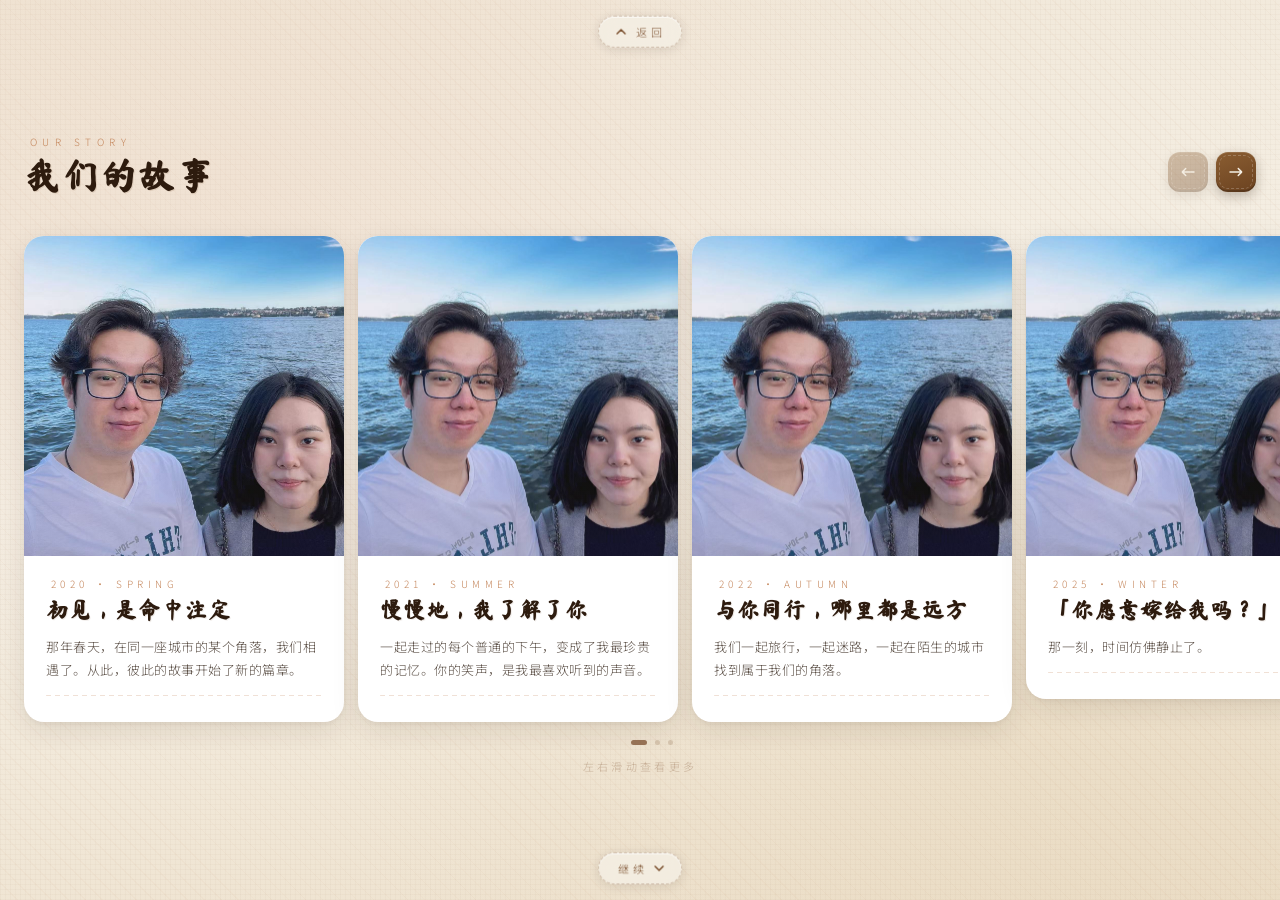
<file: card-carousel.html>
<!DOCTYPE html>
<html lang="zh-CN">
<head>
  <meta charset="UTF-8" />
  <meta name="viewport"
        content="width=device-width, initial-scale=1.0, maximum-scale=1.0,
                 user-scalable=no, viewport-fit=cover" />
  <meta name="format-detection" content="telephone=no" />
  <meta name="apple-mobile-web-app-capable" content="yes" />
  <meta name="apple-mobile-web-app-status-bar-style" content="black-translucent" />
  <title>黄啸宇 & 康越 · 我们的故事</title>

  <!-- Google Fonts -->
  <link rel="preconnect" href="https://fonts.googleapis.com" />
  <link rel="preconnect" href="https://fonts.gstatic.com" crossorigin />
  <link href="https://fonts.googleapis.com/css2?family=Ma+Shan+Zheng&family=Noto+Sans+SC:wght@100;300;400;700&display=swap" rel="stylesheet" />

  <!-- Swiper 11 -->
  <link rel="stylesheet" href="https://cdn.jsdelivr.net/npm/swiper@11/swiper-bundle.min.css" />
  <script src="https://cdn.jsdelivr.net/npm/swiper@11/swiper-bundle.min.js"></script>

  <!-- GSAP -->
  <script src="https://cdnjs.cloudflare.com/ajax/libs/gsap/3.12.5/gsap.min.js"></script>

  <style>
    /* ─── Variables (shared with video-intro) ─── */
    :root {
      --felt-cream:  #F5EFE4;
      --felt-warm:   #EDE0CB;
      --felt-blush:  #E8C4B0;
      --felt-rust:   #C4855A;
      --felt-brown:  #7A4E2D;
      --felt-dark:   #2D1B0E;
      --felt-green:  #8BAF7C;
      --felt-grey:   #5C5047;
      --safe-top:    env(safe-area-inset-top,    0px);
      --safe-bottom: env(safe-area-inset-bottom, 0px);
    }

    /* ─── Reset ─── */
    *, *::before, *::after { box-sizing: border-box; margin: 0; padding: 0; }

    html, body {
      width: 100%; min-height: 100%;
      background: var(--felt-cream);
      font-family: 'Noto Sans SC', 'STSong', sans-serif;
      -webkit-tap-highlight-color: transparent;
      -webkit-text-size-adjust: 100%;
      /* allow normal scroll on this page */
      overflow-x: hidden;
    }

    /* ─── Page wrapper ─── */
    #carousel-page {
      min-height: 100svh;
      display: flex;
      flex-direction: column;
      justify-content: center;
      padding-top:    calc(var(--safe-top)    + 0px);
      padding-bottom: calc(var(--safe-bottom) + 32px);
      position: relative;

      /* ── Light felt fabric texture ──
         Same layer structure as invitation/map pages, tuned for cream base.
         1. Horizontal thread lines  (very faint warm white)
         2. Vertical thread lines    (very faint warm white)
         3. Diagonal weave accent    (soft blush-rust, lighter than dark pages)
         4. Cream base with subtle warm-to-blush radial wash
      */
      background-color: var(--felt-cream);
      background-image:
        repeating-linear-gradient(
          0deg,
          rgba(122, 78, 45, 0.030) 0px,
          rgba(122, 78, 45, 0.030) 1px,
          transparent 1px,
          transparent 5px
        ),
        repeating-linear-gradient(
          90deg,
          rgba(122, 78, 45, 0.030) 0px,
          rgba(122, 78, 45, 0.030) 1px,
          transparent 1px,
          transparent 5px
        ),
        repeating-linear-gradient(
          45deg,
          rgba(196, 133, 90, 0.040) 0px,
          rgba(196, 133, 90, 0.040) 1px,
          transparent 1px,
          transparent 12px
        ),
        linear-gradient(
          170deg,
          #F0E6D6 0%,
          #F5EFE4 45%,
          #EDE0CB 100%
        );
    }

    /* Warm dual-radial glow (light version) */
    #carousel-page::before {
      content: '';
      position: absolute; inset: 0;
      pointer-events: none;
      background:
        radial-gradient(ellipse at 18% 22%, rgba(232, 196, 176, 0.22) 0%, transparent 52%),
        radial-gradient(ellipse at 82% 80%, rgba(201, 169, 110, 0.12) 0%, transparent 48%);
    }

    /* ════════════════════════════════
       SECTION HEADER
    ════════════════════════════════ */
    .carousel-header {
      display: flex;
      align-items: flex-end;
      justify-content: space-between;
      padding: 40px 24px 0;
      gap: 16px;
    }

    .carousel-header__titles { flex: 1; min-width: 0; }

    .carousel-eyebrow {
      font-size: 10px;
      font-weight: 300;
      letter-spacing: 0.55em;
      text-indent: 0.55em;
      color: var(--felt-rust);
      text-transform: uppercase;
      margin-bottom: 6px;
    }

    .carousel-title {
      font-family: 'Ma Shan Zheng', cursive;
      font-size: clamp(26px, 8vw, 36px);
      color: var(--felt-dark);
      line-height: 1.15;
      letter-spacing: 0.06em;
      /* subtle felt-paper shadow */
      text-shadow: 1px 1px 0 rgba(122,78,45,0.15);
    }

    /* ─── Nav Buttons Group ─── */
    .carousel-nav {
      display: flex;
      gap: 8px;
      flex-shrink: 0;
      padding-bottom: 4px;
    }

    .nav-btn {
      width: 40px; height: 40px;
      border-radius: 12px;
      border: none; outline: none;
      cursor: pointer;
      display: flex; align-items: center; justify-content: center;
      transition: transform 0.15s, opacity 0.2s;
      /* felt card style */
      background: linear-gradient(160deg, #8B5E32 0%, #6B4220 100%);
      box-shadow:
        0 1px 0 rgba(255,255,255,0.12) inset,
        0 -2px 0 rgba(0,0,0,0.2) inset,
        0 4px 12px rgba(45,27,14,0.28);
      color: var(--felt-cream);
      position: relative;
    }
    /* stitch */
    .nav-btn::before {
      content: '';
      position: absolute; inset: 3px;
      border-radius: 9px;
      border: 1px dashed rgba(255,255,255,0.22);
      pointer-events: none;
    }
    .nav-btn:active { transform: scale(0.9); }
    .nav-btn.swiper-button-disabled {
      opacity: 0.35;
      cursor: default;
      pointer-events: none;
    }
    .nav-btn svg { flex-shrink: 0; }

    /* ════════════════════════════════
       SWIPER
    ════════════════════════════════ */
    .carousel-swiper {
      width: 100%;
      /* top padding for shadow clearance, bottom for dot/pagination */
      padding: 20px 0 28px !important;
      /* side overflow shows peeking cards */
      overflow: visible !important;
    }

    /* clip overflow on the outer wrapper, not the swiper itself */
    .carousel-swiper-outer {
      overflow: hidden;
      margin-top: 20px;
      /* left indent: first card aligns to 24px grid */
      padding-left: 24px;
    }

    .swiper-slide {
      /* peeking: each card = ~82% width so ~18% of next peeks */
      width: 82%;
      max-width: 320px;
    }

    /* ════════════════════════════════
       CARD
    ════════════════════════════════ */
    .card {
      background: #fff;
      border-radius: 20px;
      overflow: hidden;
      box-shadow:
        0 2px 0  rgba(255,255,255,0.8) inset,
        0 8px 28px rgba(45,27,14,0.10),
        0 2px 6px  rgba(45,27,14,0.06);
      /* GSAP entrance: starts invisible */
      opacity: 0;
      transform: translateY(24px);
    }

    /* ─── Card Image ─── */
    .card__image-wrap {
      width: 100%;
      aspect-ratio: 1 / 1;
      overflow: hidden;
      position: relative;
      background: linear-gradient(135deg, var(--felt-warm) 0%, var(--felt-blush) 100%);
    }
    .card__image-wrap img {
      width: 100%; height: 100%;
      object-fit: cover;
      display: block;
      transition: transform 0.5s ease;
    }
    .swiper-slide-active .card__image-wrap img {
      transform: scale(1.03);
    }

    /* image placeholder shown when no real src */
    .card__img-placeholder {
      position: absolute; inset: 0;
      display: flex; flex-direction: column;
      align-items: center; justify-content: center;
      gap: 6px;
    }
    .card__img-placeholder .ph-icon {
      font-size: 32px; opacity: 0.45;
    }
    .card__img-placeholder .ph-label {
      font-size: 11px;
      font-weight: 300;
      color: rgba(122,78,45,0.55);
      letter-spacing: 0.2em;
    }

    /* warm vignette on image bottom */
    .card__image-wrap::after {
      content: '';
      position: absolute; bottom: 0; left: 0; right: 0;
      height: 40%;
      background: linear-gradient(transparent, rgba(45,27,14,0.12));
      pointer-events: none;
    }

    /* ─── Card Body ─── */
    .card__body {
      padding: 20px 22px 26px;
    }

    .card__eyebrow {
      font-size: 10px;
      font-weight: 300;
      letter-spacing: 0.45em;
      text-indent: 0.45em;
      color: var(--felt-rust);
      text-transform: uppercase;
      margin-bottom: 6px;
    }

    .card__title {
      font-family: 'Ma Shan Zheng', cursive;
      font-size: clamp(18px, 5.5vw, 22px);
      color: var(--felt-dark);
      letter-spacing: 0.05em;
      line-height: 1.25;
      margin-bottom: 10px;
      text-shadow: 1px 1px 0 rgba(122,78,45,0.1);
    }

    .card__desc {
      font-size: clamp(12px, 3.5vw, 13px);
      font-weight: 300;
      color: var(--felt-grey);
      line-height: 1.8;
      letter-spacing: 0.04em;
    }

    /* ─── Felt stitch bottom accent ─── */
    .card__stitch {
      margin-top: 14px;
      height: 1px;
      background: repeating-linear-gradient(
        90deg,
        var(--felt-rust) 0px,
        var(--felt-rust) 5px,
        transparent 5px,
        transparent 9px
      );
      opacity: 0.25;
      border-radius: 99px;
    }

    /* ════════════════════════════════
       PAGINATION DOTS
    ════════════════════════════════ */
    .swiper-pagination {
      bottom: 0 !important;
    }
    .swiper-pagination-bullet {
      width: 5px; height: 5px;
      background: var(--felt-brown);
      opacity: 0.2;
      transition: opacity 0.25s, width 0.25s;
      border-radius: 99px;
    }
    .swiper-pagination-bullet-active {
      opacity: 0.75;
      width: 16px;
    }

    /* ════════════════════════════════
       FOOTER NOTE
    ════════════════════════════════ */
    .carousel-footer {
      text-align: center;
      padding: 8px 24px 0;
      font-size: 11px;
      font-weight: 300;
      color: rgba(122,78,45,0.35);
      letter-spacing: 0.3em;
    }

    /* ════════════════════════════════
       PAGE NAV HINTS (top / bottom)
    ════════════════════════════════ */
    .page-nav-btn {
      position: fixed;
      left: 50%;
      transform: translateX(-50%);
      z-index: 80;
      display: flex;
      flex-direction: column;
      align-items: center;
      gap: 4px;
      cursor: pointer;
      -webkit-tap-highlight-color: transparent;
      border: none;
      background: none;
      padding: 8px 16px;
    }

    .page-nav-btn__pill {
      display: flex;
      align-items: center;
      gap: 6px;
      padding: 7px 16px;
      border-radius: 99px;
      background: rgba(245,239,228,0.82);
      backdrop-filter: blur(8px);
      -webkit-backdrop-filter: blur(8px);
      border: 1px dashed rgba(122,78,45,0.28);
      box-shadow:
        0 2px 12px rgba(45,27,14,0.12),
        0 1px 0 rgba(255,255,255,0.7) inset;
      color: var(--felt-brown);
      font-family: 'Noto Sans SC', sans-serif;
      font-size: 11px;
      font-weight: 300;
      letter-spacing: 0.3em;
      text-indent: 0.3em;
      white-space: nowrap;
      transition: transform 0.15s, box-shadow 0.15s;
    }
    .page-nav-btn:active .page-nav-btn__pill {
      transform: scale(0.94);
      box-shadow: 0 1px 6px rgba(45,27,14,0.1);
    }

    /* ─── Up (return) — top ─── */
    #page-nav-up {
      top: calc(var(--safe-top) + 10px);
      animation: bob-up 2.2s ease-in-out infinite;
    }
    @keyframes bob-up {
      0%, 100% { transform: translateX(-50%) translateY(0);   }
      50%       { transform: translateX(-50%) translateY(-5px); }
    }

    /* ─── Down (next) — bottom ─── */
    #page-nav-down {
      bottom: calc(var(--safe-bottom) + 10px);
      animation: bob-down 2.2s ease-in-out infinite;
    }
    @keyframes bob-down {
      0%, 100% { transform: translateX(-50%) translateY(0);  }
      50%       { transform: translateX(-50%) translateY(5px); }
    }
  </style>
</head>
<body>

<!-- ── Page Nav: return to video-intro ── -->
<button id="page-nav-up" class="page-nav-btn" aria-label="返回视频页" onclick="goBack()">
  <div class="page-nav-btn__pill">
    <svg width="12" height="12" viewBox="0 0 12 12" fill="none">
      <path d="M2 8 L6 4 L10 8" stroke="currentColor" stroke-width="1.5"
            stroke-linecap="round" stroke-linejoin="round"/>
    </svg>
    返回
  </div>
</button>

<!-- ── Page Nav: go to next page ── -->
<button id="page-nav-down" class="page-nav-btn" aria-label="进入下一页" onclick="goNext()">
  <div class="page-nav-btn__pill">
    继续
    <svg width="12" height="12" viewBox="0 0 12 12" fill="none">
      <path d="M2 4 L6 8 L10 4" stroke="currentColor" stroke-width="1.5"
            stroke-linecap="round" stroke-linejoin="round"/>
    </svg>
  </div>
</button>

<section id="carousel-page" aria-label="我们的故事">

  <!-- ── Header ── -->
  <header class="carousel-header">
    <div class="carousel-header__titles">
      <p class="carousel-eyebrow">Our Story</p>
      <h2 class="carousel-title">我们的故事</h2>
    </div>

    <!-- Prev / Next navigation -->
    <nav class="carousel-nav" role="group" aria-label="卡片导航">
      <button type="button" id="nav-prev" class="nav-btn" aria-label="上一张">
        <svg width="18" height="18" viewBox="0 0 20 20" fill="none">
          <path d="M17.5 10C17.5 9.54 17.13 9.17 16.67 9.17H5.69L8.09 6.76C8.41 6.44 8.41 5.91 8.09 5.59C7.76 5.26 7.24 5.26 6.91 5.59L3.21 9.29C2.82 9.68 2.82 10.32 3.21 10.71L6.91 14.41C7.24 14.74 7.76 14.74 8.09 14.41C8.41 14.09 8.41 13.56 8.09 13.24L5.69 10.83H16.67C17.13 10.83 17.5 10.46 17.5 10Z" fill="currentColor"/>
        </svg>
      </button>
      <button type="button" id="nav-next" class="nav-btn" aria-label="下一张">
        <svg width="18" height="18" viewBox="0 0 20 20" fill="none">
          <path d="M2.5 10C2.5 10.46 2.87 10.83 3.33 10.83H14.31L11.91 13.24C11.59 13.56 11.59 14.09 11.91 14.41C12.24 14.74 12.76 14.74 13.09 14.41L16.79 10.71C17.18 10.32 17.18 9.68 16.79 9.29L13.09 5.59C12.76 5.26 12.24 5.26 11.91 5.59C11.59 5.91 11.59 6.44 11.91 6.76L14.31 9.17H3.33C2.87 9.17 2.5 9.54 2.5 10Z" fill="currentColor"/>
        </svg>
      </button>
    </nav>
  </header>

  <!-- ── Swiper ── -->
  <div class="carousel-swiper-outer">
    <div class="swiper carousel-swiper" id="story-swiper">
      <div class="swiper-wrapper">

        <!-- ── Card 1: 初识 ── -->
        <article class="swiper-slide" aria-label="相识">
          <div class="card">
            <div class="card__image-wrap">
              <!--★ 替换为真实照片 src="./assets/story-1.jpg" -->
              <img src="./assets/headshot3.jpg" alt="相识" aria-hidden="true"
                   onerror="this.style.display='none'" />
            </div>
            <div class="card__body">
              <p class="card__eyebrow">2020 · Spring</p>
              <h3 class="card__title">初见，是命中注定</h3>
              <p class="card__desc">那年春天，在同一座城市的某个角落，我们相遇了。从此，彼此的故事开始了新的篇章。</p>
              <div class="card__stitch"></div>
            </div>
          </div>
        </article>

        <!-- ── Card 2: 相知 ── -->
        <article class="swiper-slide" aria-label="相知">
          <div class="card">
            <div class="card__image-wrap">
              <!--★ 替换为真实照片 src="./assets/story-2.jpg" -->
              <img src="./assets/headshot3.jpg" alt="相知" aria-hidden="true"
                   onerror="this.style.display='none'" />
            </div>
            <div class="card__body">
              <p class="card__eyebrow">2021 · Summer</p>
              <h3 class="card__title">慢慢地，我了解了你</h3>
              <p class="card__desc">一起走过的每个普通的下午，变成了我最珍贵的记忆。你的笑声，是我最喜欢听到的声音。</p>
              <div class="card__stitch"></div>
            </div>
          </div>
        </article>

        <!-- ── Card 3: 旅行 ── -->
        <article class="swiper-slide" aria-label="同行">
          <div class="card">
            <div class="card__image-wrap">
              <!--★ 替换为真实照片 src="./assets/story-3.jpg" -->
              <img src="./assets/headshot3.jpg" alt="同行" aria-hidden="true"
                   onerror="this.style.display='none'" />
            </div>
            <div class="card__body">
              <p class="card__eyebrow">2022 · Autumn</p>
              <h3 class="card__title">与你同行，哪里都是远方</h3>
              <p class="card__desc">我们一起旅行，一起迷路，一起在陌生的城市找到属于我们的角落。</p>
              <div class="card__stitch"></div>
            </div>
          </div>
        </article>

        <!-- ── Card 4: 求婚 ── -->
        <article class="swiper-slide" aria-label="求婚">
          <div class="card">
            <div class="card__image-wrap">
              <!--★ 替换为真实照片 src="./assets/story-4.jpg" -->
              <img src="./assets/headshot3.jpg" alt="求婚" aria-hidden="true"
                   onerror="this.style.display='none'" />
            </div>
            <div class="card__body">
              <p class="card__eyebrow">2025 · Winter</p>
              <h3 class="card__title">「你愿意嫁给我吗？」</h3>
              <p class="card__desc">那一刻，时间仿佛静止了。</p>
              <div class="card__stitch"></div>
            </div>
          </div>
        </article>

        <!-- ── Card 5: 婚礼 ── -->
        <article class="swiper-slide" aria-label="婚礼">
          <div class="card">
            <div class="card__image-wrap">
              <!--★ 替换为真实照片 src="./assets/story-5.jpg" -->
              <img src="./assets/headshot3.jpg" alt="婚礼" aria-hidden="true"
                   onerror="this.style.display='none'" />
            </div>
            <div class="card__body">
              <p class="card__eyebrow">2026 · 05 · 01</p>
              <h3 class="card__title">此刻，请见证我们</h3>
              <p class="card__desc">感谢您在这一天陪伴我们。您的到来，是我们最珍贵的礼物，也是这一天最美的风景。</p>
              <div class="card__stitch"></div>
            </div>
          </div>
        </article>

      </div><!-- /.swiper-wrapper -->

      <!-- Pagination dots -->
      <div class="swiper-pagination"></div>
    </div><!-- /.swiper -->
  </div><!-- /.carousel-swiper-outer -->

  <p class="carousel-footer">左右滑动查看更多</p>

</section>

<script>
/* ══════════════════════════════════
   SWIPER INIT
══════════════════════════════════ */
const swiper = new Swiper('#story-swiper', {
  // Show 1 card + peek of next
  slidesPerView: 'auto',
  spaceBetween: 14,

  // Touch / drag
  grabCursor: true,
  touchRatio: 1,
  touchAngle: 45,          // allow slight diagonal swipes
  threshold: 8,             // min drag px before slide starts

  // Resistance at first/last slide
  resistance: true,
  resistanceRatio: 0.65,

  // Smooth deceleration
  freeMode: false,
  speed: 380,

  // Custom nav buttons
  navigation: {
    prevEl: '#nav-prev',
    nextEl: '#nav-next',
    disabledClass: 'swiper-button-disabled',
  },

  // Pagination dots
  pagination: {
    el: '.swiper-pagination',
    clickable: true,
    dynamicBullets: false,
  },

  // Keyboard for desktop preview
  keyboard: { enabled: true, onlyInViewport: true },

  // a11y
  a11y: {
    prevSlideMessage: '上一张',
    nextSlideMessage: '下一张',
  },
});

/* ══════════════════════════════════
   GSAP ENTRANCE ANIMATION
══════════════════════════════════ */
function animateCardsIn() {
  gsap.to('.card', {
    opacity: 1, y: 0,
    duration: 0.55, ease: 'power2.out', stagger: 0.10,
  });
  gsap.from('.carousel-header', {
    y: -20, opacity: 0,
    duration: 0.5, ease: 'power2.out',
  });
  // Fade in nav hints after cards settle
  gsap.from(['#page-nav-up', '#page-nav-down'], {
    opacity: 0, y: 10,
    duration: 0.45, ease: 'power2.out',
    delay: 0.5, stagger: 0.1,
  });
}

if (document.readyState === 'loading') {
  document.addEventListener('DOMContentLoaded', animateCardsIn);
} else {
  setTimeout(animateCardsIn, 120);
}
window.carouselPage = { enter: animateCardsIn };

/* ══════════════════════════════════
   PAGE NAVIGATION
══════════════════════════════════ */
let transitioning = false;

function goBack() {
  if (transitioning) return;
  transitioning = true;

  gsap.timeline()
    .to(['#page-nav-up', '#page-nav-down', '.carousel-header', '.carousel-swiper-outer', '.carousel-footer'], {
      opacity: 0, y: -24,
      duration: 0.35, ease: 'power2.in', stagger: 0.04,
    })
    .call(() => { window.location.href = './index.html'; });
}

function goNext() {
  if (transitioning) return;
  transitioning = true;

  gsap.timeline()
    .to(['#page-nav-down', '#page-nav-up', '.carousel-footer', '.carousel-swiper-outer', '.carousel-header'], {
      opacity: 0, y: 24,
      duration: 0.35, ease: 'power2.in', stagger: 0.04,
    })
    .call(() => { window.location.href = './invitation.html'; });
}

/* ══════════════════════════════════
   BGM PERSISTENCE
   Resumes bgm.wav from the position saved
   by the previous page via sessionStorage.
══════════════════════════════════ */
(function bgmPersist() {
  if (sessionStorage.getItem('bgmPlaying') !== '1') return;
  var audio = new Audio('./assets/bgm.wav');
  audio.loop    = true;
  audio.volume  = 0.75;
  audio.preload = 'auto';
  var savedTime = parseFloat(sessionStorage.getItem('bgmTime') || '0');

  function tryPlay() {
    if (audio.readyState >= 2) {
      audio.currentTime = savedTime;
    }
    audio.play().catch(function () {
      document.addEventListener('touchstart', function retry() {
        audio.play().catch(function(){});
        document.removeEventListener('touchstart', retry);
      }, { once: true, passive: true });
    });
  }

  audio.addEventListener('canplay', tryPlay, { once: true });
  audio.load();

  function saveTime() { sessionStorage.setItem('bgmTime', String(audio.currentTime)); }
  window.addEventListener('pagehide',     saveTime);
  window.addEventListener('beforeunload', saveTime);

  if (typeof WeixinJSBridge !== 'undefined') {
    document.addEventListener('WeixinJSBridgeReady', tryPlay, { once: true });
  }
})();

/* ══════════════════════════════════
   VERTICAL SWIPE DETECTION
   Distinguishes from Swiper's horizontal
══════════════════════════════════ */
let vStartY = 0, vStartX = 0, vSwiping = false;

document.addEventListener('touchstart', (e) => {
  vStartY = e.touches[0].clientY;
  vStartX = e.touches[0].clientX;
  vSwiping = true;
}, { passive: true });

document.addEventListener('touchend', (e) => {
  if (!vSwiping) return;
  vSwiping = false;

  const dy = vStartY - e.changedTouches[0].clientY; // + = finger up
  const dx = Math.abs(vStartX - e.changedTouches[0].clientX);

  // Only act on clearly vertical swipes (> 70px, and more vertical than horizontal)
  if (Math.abs(dy) < 70 || dx > Math.abs(dy) * 0.65) return;

  if (dy > 0) {
    // Finger moved UP → next page
    goNext();
  } else {
    // Finger moved DOWN → return to video-intro
    goBack();
  }
}, { passive: true });
</script>
</body>
</html>
</file>
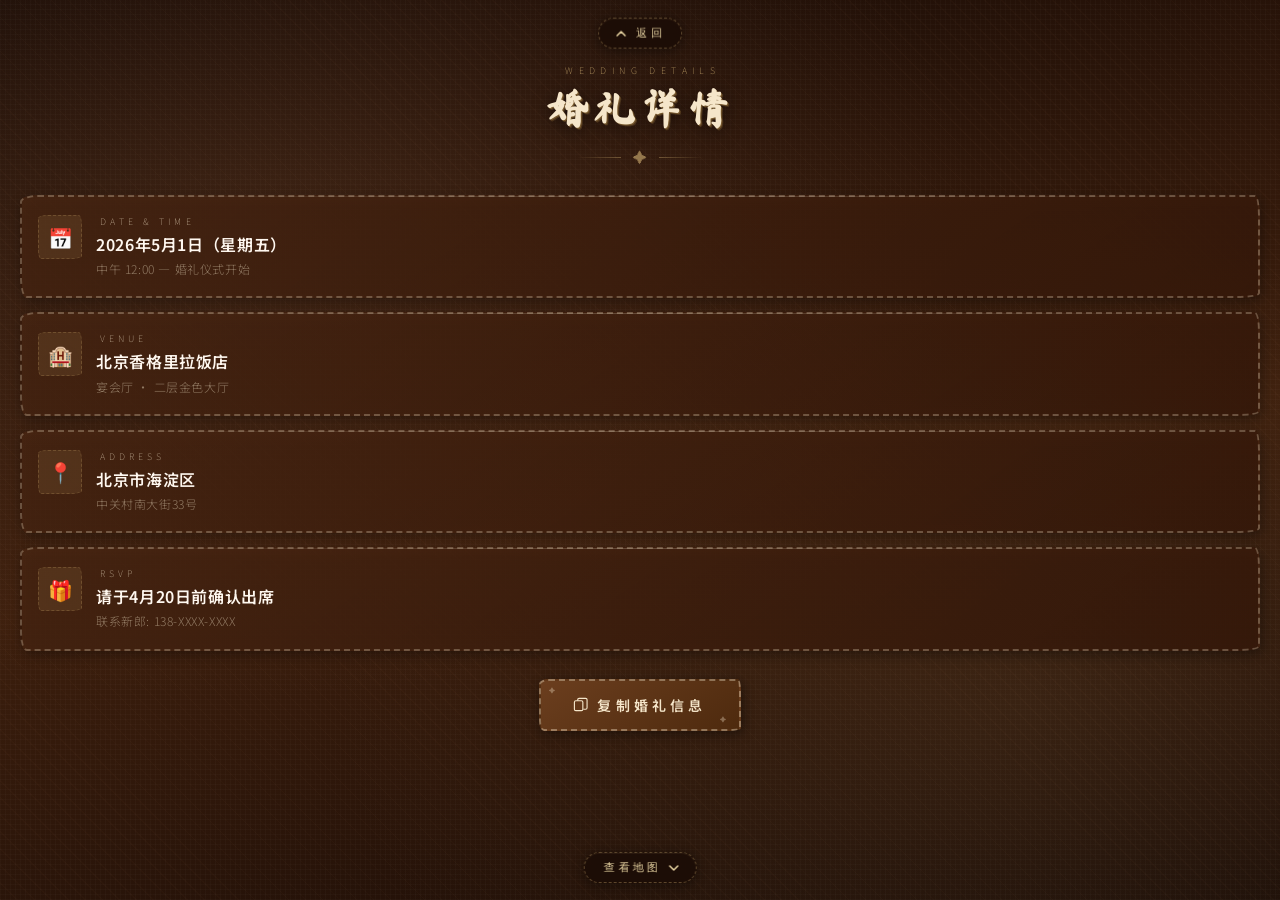
<file: invitation.html>
<!DOCTYPE html>
<html lang="zh-CN">
<head>
  <meta charset="UTF-8" />
  <meta name="viewport"
        content="width=device-width, initial-scale=1.0, maximum-scale=1.0,
                 user-scalable=no, viewport-fit=cover" />
  <meta name="format-detection" content="telephone=no" />
  <meta name="apple-mobile-web-app-capable" content="yes" />
  <meta name="apple-mobile-web-app-status-bar-style" content="black-translucent" />
  <title>黄啸宇 & 康越 · 婚礼详情</title>

  <link rel="preconnect" href="https://fonts.googleapis.com" />
  <link rel="preconnect" href="https://fonts.gstatic.com" crossorigin />
  <link href="https://fonts.googleapis.com/css2?family=Ma+Shan+Zheng&family=Noto+Sans+SC:wght@100;300;400;600&display=swap" rel="stylesheet" />
  <script src="https://cdnjs.cloudflare.com/ajax/libs/gsap/3.12.5/gsap.min.js"></script>

  <style>
    /* ─── Shared tokens (duplicated in map.html for standalone use) ─── */
    :root {
      --champagne: #F5E6CA;
      --ivory:     #FFF8F0;
      --gold:      #C9A96E;
      --gold-l:    #E8D5A3;
      --gold-d:    #9E7A3F;
      --bg-deep:   #1A0C06;
      --bg-mid:    #2C1810;
      --bg-warm:   #3D1F0D;
      --safe-top:    env(safe-area-inset-top,    0px);
      --safe-bottom: env(safe-area-inset-bottom, 0px);
    }
    *, *::before, *::after { box-sizing: border-box; margin: 0; padding: 0; }
    html, body {
      width: 100%;
      background: var(--bg-deep);
      font-family: 'Noto Sans SC', sans-serif;
      -webkit-tap-highlight-color: transparent;
      -webkit-text-size-adjust: 100%;
      overflow-x: hidden;
    }

    /* ── Shared nav pills ── */
    .page-nav-btn {
      position: fixed; left: 50%; transform: translateX(-50%);
      z-index: 80; cursor: pointer; border: none; background: none;
      padding: 8px 16px; -webkit-tap-highlight-color: transparent;
    }
    .page-nav-btn__pill {
      display: flex; align-items: center; gap: 6px;
      padding: 7px 16px; border-radius: 99px;
      background: rgba(26,12,6,0.82);
      backdrop-filter: blur(10px); -webkit-backdrop-filter: blur(10px);
      border: 1px dashed rgba(201,169,110,0.38);
      box-shadow: 0 2px 12px rgba(0,0,0,0.4), 0 1px 0 rgba(201,169,110,0.08) inset;
      color: var(--gold-l); font-family: inherit;
      font-size: 11px; font-weight: 300;
      letter-spacing: 0.3em; text-indent: 0.3em; white-space: nowrap;
      transition: transform 0.15s;
    }
    .page-nav-btn:active .page-nav-btn__pill { transform: scale(0.93); }
    #page-nav-up   { top: calc(var(--safe-top) + 10px); animation: bob-up   2.2s ease-in-out infinite; }
    #page-nav-down { bottom: calc(var(--safe-bottom) + 10px); animation: bob-down 2.2s ease-in-out infinite; }
    @keyframes bob-up   { 0%,100%{transform:translateX(-50%) translateY(0)} 50%{transform:translateX(-50%) translateY(-5px)} }
    @keyframes bob-down { 0%,100%{transform:translateX(-50%) translateY(0)} 50%{transform:translateX(-50%) translateY(5px)} }

    /* ── Page wrapper + fabric texture ── */
    #invitation-page {
      min-height: 100svh; position: relative; overflow: hidden;
      padding-top:    calc(var(--safe-top)    + 64px);
      padding-bottom: calc(var(--safe-bottom) + 80px);
      padding-left: 20px; padding-right: 20px;
      background-color: var(--bg-mid);
      background-image:
        repeating-linear-gradient(0deg,   rgba(255,255,255,0.018) 0px, rgba(255,255,255,0.018) 1px, transparent 1px, transparent 5px),
        repeating-linear-gradient(90deg,  rgba(255,255,255,0.018) 0px, rgba(255,255,255,0.018) 1px, transparent 1px, transparent 5px),
        repeating-linear-gradient(45deg,  rgba(196,133,90,0.025)  0px, rgba(196,133,90,0.025)  1px, transparent 1px, transparent 12px),
        linear-gradient(170deg, var(--bg-deep) 0%, var(--bg-warm) 55%, var(--bg-deep) 100%);
    }
    #invitation-page::before {
      content: ''; position: absolute; inset: 0; pointer-events: none;
      background:
        radial-gradient(ellipse at 20% 25%, rgba(196,133,90,0.13) 0%, transparent 50%),
        radial-gradient(ellipse at 80% 78%, rgba(201,169,110,0.09) 0%, transparent 48%);
    }

    /* ── Section header ── */
    .section-label {
      font-size: 9px; font-weight: 100; letter-spacing: 0.6em; text-indent: 0.6em;
      color: var(--gold); text-transform: uppercase; text-align: center; margin-bottom: 10px;
    }
    .section-heading {
      font-family: 'Ma Shan Zheng', cursive;
      font-size: clamp(30px, 9vw, 42px); text-align: center; color: var(--champagne);
      letter-spacing: 0.12em;
      text-shadow: 1px 1px 0 rgba(158,122,63,0.55), 2px 2px 0 rgba(158,122,63,0.28), 0 4px 18px rgba(0,0,0,0.5);
      margin-bottom: 18px;
    }
    .ornament-line {
      display: flex; align-items: center; gap: 12px; justify-content: center; margin-bottom: 28px;
    }
    .ornament-line::before { content: ''; width: 44px; height: 1px; background: linear-gradient(90deg, transparent, var(--gold)); opacity: 0.4; }
    .ornament-line::after  { content: ''; width: 44px; height: 1px; background: linear-gradient(90deg, var(--gold), transparent); opacity: 0.4; }
    .ornament-line span { font-size: 14px; color: var(--gold); opacity: 0.65; }

    /* ── Detail cards ── */
    .detail-card {
      display: flex; gap: 14px; align-items: flex-start;
      background: linear-gradient(145deg, rgba(74,38,18,0.75) 0%, rgba(55,25,10,0.85) 100%);
      border-radius: 18px 5px 20px 7px / 7px 20px 5px 18px;
      border: 2px dashed rgba(245,230,202,0.28);
      padding: 18px 16px; margin-bottom: 14px; position: relative;
      filter: drop-shadow(2px 4px 6px rgba(0,0,0,0.38));
      transition: filter 0.2s;
    }
    .detail-card:active { filter: drop-shadow(1px 2px 3px rgba(0,0,0,0.28)); }
    .detail-card::before {
      content: ''; position: absolute; top: -1px; left: 14px; right: 14px; height: 1px;
      background: linear-gradient(90deg, transparent, rgba(245,230,202,0.22), transparent);
    }
    .detail-icon {
      width: 44px; height: 44px; flex-shrink: 0;
      background: rgba(201,169,110,0.12);
      border: 1px dashed rgba(201,169,110,0.25);
      border-radius: 10px 3px 12px 3px / 3px 12px 3px 10px;
      display: flex; align-items: center; justify-content: center; font-size: 20px;
    }
    .detail-content { flex: 1; min-width: 0; }
    .detail-label {
      font-size: 9px; font-weight: 100; letter-spacing: 0.45em; text-indent: 0.45em;
      color: var(--champagne); text-transform: uppercase; margin-bottom: 5px; opacity: 0.75;
    }
    .detail-value {
      font-size: clamp(14px, 4.2vw, 16px); font-weight: 600; color: var(--ivory);
      line-height: 1.45; margin-bottom: 3px; letter-spacing: 0.04em;
    }
    .detail-sub {
      font-size: clamp(11px, 3.2vw, 12px); font-weight: 300;
      color: rgba(245,230,202,0.45); letter-spacing: 0.05em; line-height: 1.6;
    }

    /* ── Copy block ── */
    .copy-block {
      margin-top: 28px; display: flex; flex-direction: column; align-items: center; gap: 0;
    }
    #btn-copy-info {
      position: relative; display: inline-flex; align-items: center; gap: 9px;
      padding: 14px 32px; cursor: pointer; border: none;
      background: linear-gradient(145deg, #6B3E1E 0%, #4E2A0E 100%);
      border-radius: 10px 3px 12px 5px / 5px 12px 3px 10px;
      border: 2px dashed rgba(245,230,202,0.38);
      font-family: inherit; font-size: clamp(13px, 4vw, 14px);
      font-weight: 600; letter-spacing: 0.3em; color: var(--champagne);
      filter: drop-shadow(2px 3px 6px rgba(0,0,0,0.4));
    }
    #btn-copy-info::before { content: '✦'; position: absolute; top: 5px; left: 8px; font-size: 6px; color: rgba(245,230,202,0.35); }
    #btn-copy-info::after  { content: '✦'; position: absolute; bottom: 5px; right: 8px; font-size: 6px; color: rgba(245,230,202,0.35); }
    #btn-copy-info.copied {
      background: linear-gradient(145deg, #2E5C2A 0%, #1E3D1B 100%);
      border-color: rgba(160,207,155,0.4); color: #A8CFA0;
    }
    .copy-hint { margin-top: 10px; font-size: 10px; font-weight: 100; color: rgba(245,230,202,0.28); letter-spacing: 0.25em; }

    /* ── Toast ── */
    #toast {
      position: fixed; left: 50%; top: 50%; transform: translate(-50%, -50%);
      z-index: 200; padding: 12px 24px;
      background: rgba(20,10,4,0.88); backdrop-filter: blur(12px); -webkit-backdrop-filter: blur(12px);
      border: 1px solid rgba(201,169,110,0.25); border-radius: 99px;
      font-size: 13px; font-weight: 300; color: var(--champagne); letter-spacing: 0.15em;
      white-space: nowrap; pointer-events: none; opacity: 0;
      box-shadow: 0 8px 32px rgba(0,0,0,0.5);
    }

    /* ── Fade-up ── */
    .fade-up { opacity: 0; transform: translateY(28px); transition: opacity 0.65s ease, transform 0.65s ease; }
    .fade-up.visible { opacity: 1; transform: translateY(0); }
    .fade-up:nth-child(1){transition-delay:0.00s} .fade-up:nth-child(2){transition-delay:0.07s}
    .fade-up:nth-child(3){transition-delay:0.13s} .fade-up:nth-child(4){transition-delay:0.18s}
    .fade-up:nth-child(5){transition-delay:0.23s} .fade-up:nth-child(6){transition-delay:0.28s}
    .fade-up:nth-child(7){transition-delay:0.33s} .fade-up:nth-child(8){transition-delay:0.37s}
  </style>
</head>
<body>

<div id="toast">信息已复制，可直接粘贴</div>

<button id="page-nav-up" class="page-nav-btn" onclick="goBack()">
  <div class="page-nav-btn__pill">
    <svg width="12" height="12" viewBox="0 0 12 12" fill="none"><path d="M2 8L6 4L10 8" stroke="currentColor" stroke-width="1.5" stroke-linecap="round" stroke-linejoin="round"/></svg>
    返回
  </div>
</button>

<button id="page-nav-down" class="page-nav-btn" onclick="goNext()">
  <div class="page-nav-btn__pill">
    查看地图
    <svg width="12" height="12" viewBox="0 0 12 12" fill="none"><path d="M2 4L6 8L10 4" stroke="currentColor" stroke-width="1.5" stroke-linecap="round" stroke-linejoin="round"/></svg>
  </div>
</button>

<div id="invitation-page">

  <p class="section-label fade-up">Wedding Details</p>
  <h2 class="section-heading fade-up">婚礼详情</h2>
  <div class="ornament-line fade-up"><span>✦</span></div>

  <div class="detail-card fade-up">
    <div class="detail-icon">📅</div>
    <div class="detail-content">
      <p class="detail-label">Date &amp; Time</p>
      <p class="detail-value">2026年5月1日（星期五）</p>
      <p class="detail-sub">中午 12:00 — 婚礼仪式开始</p>
    </div>
  </div>

  <div class="detail-card fade-up">
    <div class="detail-icon">🏨</div>
    <div class="detail-content">
      <p class="detail-label">Venue</p>
      <p class="detail-value">北京香格里拉饭店</p>
      <p class="detail-sub">宴会厅 · 二层金色大厅</p>
    </div>
  </div>

  <div class="detail-card fade-up">
    <div class="detail-icon">📍</div>
    <div class="detail-content">
      <p class="detail-label">Address</p>
      <p class="detail-value">北京市海淀区</p>
      <p class="detail-sub">中关村南大街33号</p>
    </div>
  </div>

  <div class="detail-card fade-up">
    <div class="detail-icon">🎁</div>
    <div class="detail-content">
      <p class="detail-label">RSVP</p>
      <p class="detail-value">请于4月20日前确认出席</p>
      <p class="detail-sub">联系新郎: 138-XXXX-XXXX</p>
    </div>
  </div>

  <div class="copy-block fade-up">
    <button id="btn-copy-info" onclick="copyWeddingInfo()">
      <svg width="15" height="15" viewBox="0 0 16 16" fill="none">
        <rect x="1.5" y="4" width="9" height="10.5" rx="1.5" stroke="currentColor" stroke-width="1.2"/>
        <path d="M5 4V3A1.5 1.5 0 016.5 1.5h7A1.5 1.5 0 0115 3v8.5A1.5 1.5 0 0113.5 13H11" stroke="currentColor" stroke-width="1.2"/>
      </svg>
      <span id="copy-btn-label">复制婚礼信息</span>
    </button>
  </div>

</div>

<script>
/* ── IntersectionObserver fade-up ── */
(function(){
  if(!('IntersectionObserver' in window)){
    document.querySelectorAll('.fade-up').forEach(el=>el.classList.add('visible')); return;
  }
  const obs=new IntersectionObserver((entries)=>{
    entries.forEach(e=>{ if(e.isIntersecting){e.target.classList.add('visible');obs.unobserve(e.target);} });
  },{threshold:0.1,rootMargin:'0px 0px -28px 0px'});
  document.querySelectorAll('.fade-up').forEach(el=>obs.observe(el));
})();

/* ── Copy ── */
const WEDDING_TEXT =
  '【黄啸宇 & 康越 婚礼邀请】' +
  '时间：2026年5月1日 12:00；' +
  '地点：北京香格里拉饭店(二层金色大厅)；' +
  '地址：海淀区中关村南大街33号。';

function copyWeddingInfo() {
  const btn=document.getElementById('btn-copy-info');
  const label=document.getElementById('copy-btn-label');
  function onSuccess(){
    label.textContent='✅ 已复制'; btn.classList.add('copied');
    gsap.timeline()
      .to(btn,{scale:0.90,duration:0.10,ease:'power2.in'})
      .to(btn,{scale:1.06,duration:0.18,ease:'power2.out'})
      .to(btn,{scale:1.00,duration:0.22,ease:'elastic.out(1,0.5)'});
    showToast();
    setTimeout(()=>{ label.textContent='复制婚礼信息'; btn.classList.remove('copied'); },1500);
  }
  if(navigator.clipboard&&navigator.clipboard.writeText){
    navigator.clipboard.writeText(WEDDING_TEXT).then(onSuccess).catch(fb);
  } else { fb(); }
  function fb(){
    const ta=document.createElement('textarea');
    ta.value=WEDDING_TEXT; ta.style.cssText='position:fixed;opacity:0;top:0;left:0';
    document.body.appendChild(ta); ta.focus(); ta.select();
    try{document.execCommand('copy');onSuccess();}catch(e){}
    ta.remove();
  }
}

let toastTl=null;
function showToast(){
  const t=document.getElementById('toast');
  if(toastTl)toastTl.kill();
  toastTl=gsap.timeline()
    .to(t,{opacity:1,scale:1,duration:0.25,ease:'back.out(1.6)'})
    .to(t,{opacity:0,scale:0.9,duration:0.30,ease:'power2.in',delay:1.1});
}

/* ── Navigation ── */
let transitioning=false;
function goBack(){
  if(transitioning)return; transitioning=true;
  gsap.to(['#invitation-page','#page-nav-up','#page-nav-down'],{
    opacity:0,y:-24,duration:0.32,ease:'power2.in',
    onComplete:()=>{ window.location.href='./card-carousel.html'; }
  });
}
function goNext(){
  if(transitioning)return; transitioning=true;
  gsap.to(['#invitation-page','#page-nav-up','#page-nav-down'],{
    opacity:0,y:24,duration:0.32,ease:'power2.in',
    onComplete:()=>{ window.location.href='./map.html'; }
  });
}

/* ── Swipe ── */
let vY=0,vX=0;
document.addEventListener('touchstart',e=>{vY=e.touches[0].clientY;vX=e.touches[0].clientX;},{passive:true});
document.addEventListener('touchend',e=>{
  const dy=vY-e.changedTouches[0].clientY, dx=Math.abs(vX-e.changedTouches[0].clientX);
  if(Math.abs(dy)<70||dx>Math.abs(dy)*0.65)return;
  dy>0?goNext():goBack();
},{passive:true});

/* ── Entrance ── */
window.addEventListener('DOMContentLoaded',()=>{
  gsap.from(['#page-nav-up','#page-nav-down'],{opacity:0,y:8,duration:0.5,ease:'power2.out',delay:0.4,stagger:0.12});
  gsap.set('#toast',{scale:0.85});
});
</script>
</body>
</html>
</file>
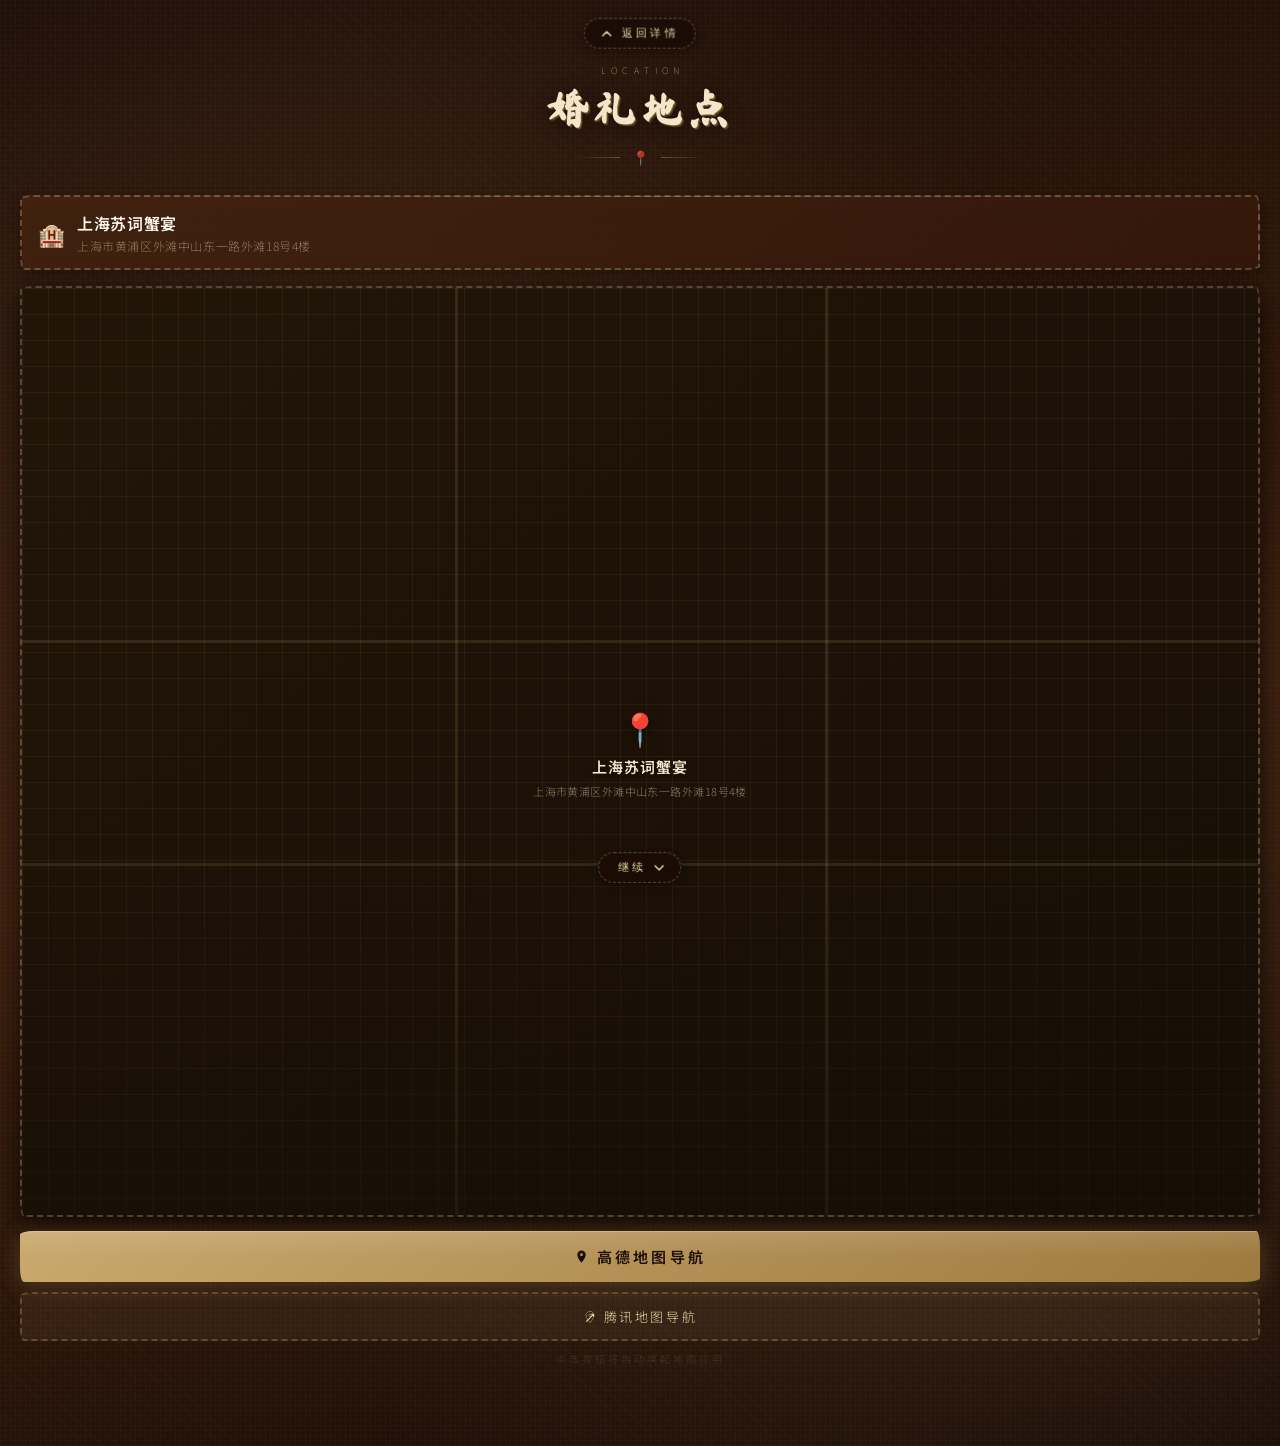
<file: map.html>
<!DOCTYPE html>
<html lang="zh-CN">
<head>
  <meta charset="UTF-8" />
  <meta name="viewport"
        content="width=device-width, initial-scale=1.0, maximum-scale=1.0,
                 user-scalable=no, viewport-fit=cover" />
  <meta name="format-detection" content="telephone=no" />
  <meta name="apple-mobile-web-app-capable" content="yes" />
  <meta name="apple-mobile-web-app-status-bar-style" content="black-translucent" />
  <title>黄啸宇 & 康越 · 婚礼地点</title>

  <link rel="preconnect" href="https://fonts.googleapis.com" />
  <link rel="preconnect" href="https://fonts.gstatic.com" crossorigin />
  <link href="https://fonts.googleapis.com/css2?family=Ma+Shan+Zheng&family=Noto+Sans+SC:wght@100;300;400;600&display=swap" rel="stylesheet" />
  <script src="https://cdnjs.cloudflare.com/ajax/libs/gsap/3.12.5/gsap.min.js"></script>

  <style>
    :root {
      --champagne: #F5E6CA;
      --ivory:     #FFF8F0;
      --gold:      #C9A96E;
      --gold-l:    #E8D5A3;
      --gold-d:    #9E7A3F;
      --bg-deep:   #1A0C06;
      --bg-mid:    #2C1810;
      --bg-warm:   #3D1F0D;
      --safe-top:    env(safe-area-inset-top,    0px);
      --safe-bottom: env(safe-area-inset-bottom, 0px);
    }
    *, *::before, *::after { box-sizing: border-box; margin: 0; padding: 0; }
    html, body {
      width: 100%;
      background: var(--bg-deep);
      font-family: 'Noto Sans SC', sans-serif;
      -webkit-tap-highlight-color: transparent;
      -webkit-text-size-adjust: 100%;
      overflow-x: hidden;
    }

    /* ── Nav pills (identical to invitation.html) ── */
    .page-nav-btn {
      position: fixed; left: 50%; transform: translateX(-50%);
      z-index: 80; cursor: pointer; border: none; background: none;
      padding: 8px 16px; -webkit-tap-highlight-color: transparent;
    }
    .page-nav-btn__pill {
      display: flex; align-items: center; gap: 6px;
      padding: 7px 16px; border-radius: 99px;
      background: rgba(26,12,6,0.82);
      backdrop-filter: blur(10px); -webkit-backdrop-filter: blur(10px);
      border: 1px dashed rgba(201,169,110,0.38);
      box-shadow: 0 2px 12px rgba(0,0,0,0.4), 0 1px 0 rgba(201,169,110,0.08) inset;
      color: var(--gold-l); font-family: inherit;
      font-size: 11px; font-weight: 300;
      letter-spacing: 0.3em; text-indent: 0.3em; white-space: nowrap;
      transition: transform 0.15s;
    }
    .page-nav-btn:active .page-nav-btn__pill { transform: scale(0.93); }
    #page-nav-up   { top: calc(var(--safe-top) + 10px); animation: bob-up   2.2s ease-in-out infinite; }
    #page-nav-down { bottom: calc(var(--safe-bottom) + 10px); animation: bob-down 2.2s ease-in-out infinite; }
    @keyframes bob-up   { 0%,100%{transform:translateX(-50%) translateY(0)} 50%{transform:translateX(-50%) translateY(-5px)} }
    @keyframes bob-down { 0%,100%{transform:translateX(-50%) translateY(0)} 50%{transform:translateX(-50%) translateY(5px)} }

    /* ── Page wrapper + same fabric texture ── */
    #map-page {
      min-height: 100svh; position: relative; overflow: hidden;
      display: flex; flex-direction: column; justify-content: center;
      padding-top:    calc(var(--safe-top)    + 64px);
      padding-bottom: calc(var(--safe-bottom) + 80px);
      padding-left: 20px; padding-right: 20px;
      background-color: var(--bg-mid);
      background-image:
        repeating-linear-gradient(0deg,  rgba(255,255,255,0.018) 0px,rgba(255,255,255,0.018) 1px,transparent 1px,transparent 5px),
        repeating-linear-gradient(90deg, rgba(255,255,255,0.018) 0px,rgba(255,255,255,0.018) 1px,transparent 1px,transparent 5px),
        repeating-linear-gradient(45deg, rgba(196,133,90,0.025)  0px,rgba(196,133,90,0.025)  1px,transparent 1px,transparent 12px),
        linear-gradient(170deg, var(--bg-deep) 0%, var(--bg-warm) 55%, var(--bg-deep) 100%);
    }
    #map-page::before {
      content: ''; position: absolute; inset: 0; pointer-events: none;
      background:
        radial-gradient(ellipse at 25% 30%, rgba(196,133,90,0.12) 0%, transparent 52%),
        radial-gradient(ellipse at 75% 75%, rgba(201,169,110,0.08) 0%, transparent 48%);
    }

    /* ── Section header ── */
    .section-label {
      font-size: 9px; font-weight: 100; letter-spacing: 0.6em; text-indent: 0.6em;
      color: var(--gold); text-transform: uppercase; text-align: center; margin-bottom: 10px;
    }
    .section-heading {
      font-family: 'Ma Shan Zheng', cursive;
      font-size: clamp(30px, 9vw, 42px); text-align: center; color: var(--champagne);
      letter-spacing: 0.12em;
      text-shadow: 1px 1px 0 rgba(158,122,63,0.55), 2px 2px 0 rgba(158,122,63,0.28), 0 4px 18px rgba(0,0,0,0.5);
      margin-bottom: 18px;
    }
    .ornament-line {
      display: flex; align-items: center; gap: 12px; justify-content: center; margin-bottom: 28px;
    }
    .ornament-line::before { content:''; width:44px; height:1px; background:linear-gradient(90deg,transparent,var(--gold)); opacity:0.4; }
    .ornament-line::after  { content:''; width:44px; height:1px; background:linear-gradient(90deg,var(--gold),transparent); opacity:0.4; }
    .ornament-line span { font-size:14px; color:var(--gold); opacity:0.65; }

    /* ── Venue info strip ── */
    .venue-strip {
      display: flex; align-items: center; gap: 12px;
      background: linear-gradient(145deg, rgba(74,38,18,0.75), rgba(55,25,10,0.85));
      border: 2px dashed rgba(245,230,202,0.25);
      border-radius: 14px 4px 16px 4px / 4px 16px 4px 14px;
      padding: 14px 16px; margin-bottom: 16px;
      filter: drop-shadow(2px 4px 6px rgba(0,0,0,0.38));
      position: relative;
    }
    .venue-strip::before {
      content:''; position:absolute; top:-1px; left:14px; right:14px; height:1px;
      background:linear-gradient(90deg,transparent,rgba(245,230,202,0.2),transparent);
    }
    .venue-strip__icon { font-size: 22px; flex-shrink: 0; }
    .venue-strip__text { flex: 1; min-width: 0; }
    .venue-strip__name {
      font-size: clamp(14px,4.2vw,16px); font-weight: 600;
      color: var(--ivory); letter-spacing: 0.04em; margin-bottom: 2px;
    }
    .venue-strip__addr {
      font-size: 12px; font-weight: 300;
      color: rgba(245,230,202,0.45); letter-spacing: 0.05em;
    }

    /* ── Map preview ── */
    .map-preview {
      width: 100%; border-radius: 16px 4px 18px 4px / 4px 18px 4px 16px;
      overflow: hidden;
      border: 2px dashed rgba(245,230,202,0.22);
      box-shadow: 0 8px 32px rgba(0,0,0,0.45);
      margin-bottom: 14px;
      filter: drop-shadow(2px 4px 8px rgba(0,0,0,0.4));
      position: relative;
    }

    /* Static map image — shown when available */
    .map-preview img {
      width: 100%; display: block;
      aspect-ratio: 4 / 3; object-fit: cover;
    }

    /* Fallback grid placeholder */
    .map-placeholder {
      aspect-ratio: 4 / 3;
      background: linear-gradient(145deg, #221508 0%, #160E05 100%);
      display: flex; flex-direction: column;
      align-items: center; justify-content: center;
      gap: 10px; position: relative;
    }
    .map-grid {
      position: absolute; inset: 0;
      background-image:
        linear-gradient(rgba(201,169,110,0.07) 1px, transparent 1px),
        linear-gradient(90deg, rgba(201,169,110,0.07) 1px, transparent 1px);
      background-size: 26px 26px;
    }
    /* Road lines to make it look more like a map */
    .map-road-h {
      position: absolute; left: 0; right: 0;
      height: 3px; background: rgba(201,169,110,0.14);
    }
    .map-road-v {
      position: absolute; top: 0; bottom: 0;
      width: 3px; background: rgba(201,169,110,0.14);
    }
    .map-pin-wrap {
      position: relative; z-index: 2;
      display: flex; flex-direction: column; align-items: center; gap: 6px;
    }
    .map-pin-emoji {
      font-size: 32px;
      filter: drop-shadow(0 3px 8px rgba(0,0,0,0.6));
      animation: pin-bounce 2s ease-in-out infinite;
    }
    @keyframes pin-bounce {
      0%,100%{ transform: translateY(0);     }
      45%    { transform: translateY(-6px);  }
      65%    { transform: translateY(-3px);  }
    }
    .map-pin-label {
      font-size: clamp(13px,4vw,15px); font-weight: 600;
      color: var(--champagne); letter-spacing: 0.06em;
      text-shadow: 0 1px 4px rgba(0,0,0,0.6);
    }
    .map-pin-addr {
      font-size: 11px; font-weight: 300;
      color: rgba(245,230,202,0.5); letter-spacing: 0.04em;
    }

    /* overlay gradient at bottom of map */
    .map-preview::after {
      content: ''; position: absolute; bottom: 0; left: 0; right: 0;
      height: 40%;
      background: linear-gradient(transparent, rgba(22,14,5,0.55));
      pointer-events: none;
    }

    /* ── Map CTA buttons ── */
    .map-btns { display: flex; flex-direction: column; gap: 10px; }

    .btn-map-primary {
      display: flex; align-items: center; justify-content: center; gap: 8px;
      width: 100%; padding: 15px;
      background: linear-gradient(135deg, var(--gold) 0%, var(--gold-d) 100%);
      color: var(--bg-deep); border: none;
      border-radius: 14px 4px 16px 4px / 4px 16px 4px 14px;
      font-family: inherit; font-size: clamp(13px,4vw,15px);
      font-weight: 600; letter-spacing: 0.22em;
      cursor: pointer;
      box-shadow: 0 4px 20px rgba(158,122,63,0.42), 0 1px 0 rgba(255,255,255,0.22) inset;
      filter: drop-shadow(1px 2px 4px rgba(0,0,0,0.3));
      position: relative; overflow: hidden; transition: transform 0.15s;
    }
    .btn-map-primary::before {
      content: ''; position: absolute; top: 0; left: 0; right: 0; height: 50%;
      background: linear-gradient(rgba(255,255,255,0.10), transparent); pointer-events: none;
    }
    .btn-map-primary:active { transform: scale(0.97); }

    .btn-map-secondary {
      display: flex; align-items: center; justify-content: center; gap: 7px;
      width: 100%; padding: 13px;
      background: rgba(201,169,110,0.08);
      border: 2px dashed rgba(201,169,110,0.3);
      border-radius: 12px 4px 14px 4px / 4px 14px 4px 12px;
      font-family: inherit; font-size: clamp(12px,3.5vw,13px);
      font-weight: 300; letter-spacing: 0.2em; color: var(--gold-l);
      cursor: pointer; transition: background 0.15s, transform 0.15s;
    }
    .btn-map-secondary:active { transform: scale(0.97); background: rgba(201,169,110,0.14); }

    .map-support {
      text-align: center; font-size: 10px; font-weight: 100;
      color: rgba(201,169,110,0.3); letter-spacing: 0.3em; margin-top: 10px;
    }

    /* ── Fade-up ── */
    .fade-up { opacity:0; transform:translateY(28px); transition:opacity 0.65s ease,transform 0.65s ease; }
    .fade-up.visible { opacity:1; transform:translateY(0); }
    .fade-up:nth-child(1){transition-delay:0.00s} .fade-up:nth-child(2){transition-delay:0.07s}
    .fade-up:nth-child(3){transition-delay:0.13s} .fade-up:nth-child(4){transition-delay:0.18s}
    .fade-up:nth-child(5){transition-delay:0.23s} .fade-up:nth-child(6){transition-delay:0.28s}
  </style>
</head>
<body>

<button id="page-nav-up" class="page-nav-btn" onclick="goBack()">
  <div class="page-nav-btn__pill">
    <svg width="12" height="12" viewBox="0 0 12 12" fill="none"><path d="M2 8L6 4L10 8" stroke="currentColor" stroke-width="1.5" stroke-linecap="round" stroke-linejoin="round"/></svg>
    返回详情
  </div>
</button>

<button id="page-nav-down" class="page-nav-btn" onclick="goNext()">
  <div class="page-nav-btn__pill">
    继续
    <svg width="12" height="12" viewBox="0 0 12 12" fill="none"><path d="M2 4L6 8L10 4" stroke="currentColor" stroke-width="1.5" stroke-linecap="round" stroke-linejoin="round"/></svg>
  </div>
</button>

<div id="map-page">

  <p class="section-label fade-up">Location</p>
  <h2 class="section-heading fade-up">婚礼地点</h2>
  <div class="ornament-line fade-up"><span>📍</span></div>

  <!-- Venue info strip -->
  <div class="venue-strip fade-up">
    <div class="venue-strip__icon">🏨</div>
    <div class="venue-strip__text">
      <p class="venue-strip__name">上海苏词蟹宴</p>
      <p class="venue-strip__addr">上海市黄浦区外滩中山东一路外滩18号4楼</p>
    </div>
  </div>

  <!-- Map preview -->
  <div class="map-preview fade-up">
    <!--
      ★ 有真实截图时，替换整个 .map-placeholder 为:
         <img src="./assets/map-preview.jpg" alt="婚礼地点地图" />
    -->
    <div class="map-placeholder">
      <div class="map-grid"></div>
      <!-- Decorative road lines -->
      <div class="map-road-h" style="top:38%"></div>
      <div class="map-road-h" style="top:62%"></div>
      <div class="map-road-v" style="left:35%"></div>
      <div class="map-road-v" style="left:65%"></div>
      <div class="map-pin-wrap">
        <div class="map-pin-emoji">📍</div>
        <p class="map-pin-label">上海苏词蟹宴</p>
        <p class="map-pin-addr">上海市黄浦区外滩中山东一路外滩18号4楼</p>
      </div>
    </div>
  </div>

  <!-- CTA buttons -->
  <div class="map-btns fade-up">
    <button class="btn-map-primary" onclick="openAmap()">
      <svg width="15" height="15" viewBox="0 0 16 16" fill="none">
        <path d="M8 1.5C5.51 1.5 3.5 3.51 3.5 6C3.5 9.5 8 14.5 8 14.5C8 14.5 12.5 9.5 12.5 6C12.5 3.51 10.49 1.5 8 1.5ZM8 7.5C7.17 7.5 6.5 6.83 6.5 6C6.5 5.17 7.17 4.5 8 4.5C8.83 4.5 9.5 5.17 9.5 6C9.5 6.83 8.83 7.5 8 7.5Z" fill="currentColor"/>
      </svg>
      高德地图导航
    </button>

    <button class="btn-map-secondary" onclick="openTencentMap()">
      <svg width="14" height="14" viewBox="0 0 16 16" fill="none">
        <path d="M8 1.5C5.51 1.5 3.5 3.51 3.5 6C3.5 9.5 8 14.5 8 14.5C8 14.5 12.5 9.5 12.5 6C12.5 3.51 10.49 1.5 8 1.5ZM8 7.5C7.17 7.5 6.5 6.83 6.5 6C6.5 5.17 7.17 4.5 8 4.5C8.83 4.5 9.5 5.17 9.5 6C9.5 6.83 8.83 7.5 8 7.5Z" stroke="currentColor" stroke-width="0.5" fill="none"/>
        <path d="M4 13l8-8M10 5h2v2" stroke="currentColor" stroke-width="1.2" stroke-linecap="round" stroke-linejoin="round"/>
      </svg>
      腾讯地图导航
    </button>
  </div>

  <p class="map-support fade-up">点击按钮将自动唤起地图应用</p>

</div>

<script>
/* ── BGM Persistence ── */
(function bgmPersist() {
  if (sessionStorage.getItem('bgmPlaying') !== '1') return;
  var audio = new Audio('./assets/bgm.wav');
  audio.loop    = true;
  audio.volume  = 0.75;
  audio.preload = 'auto';
  var savedTime = parseFloat(sessionStorage.getItem('bgmTime') || '0');
  function tryPlay() {
    if (audio.readyState >= 2) audio.currentTime = savedTime;
    audio.play().catch(function () {
      document.addEventListener('touchstart', function retry() {
        audio.play().catch(function(){});
        document.removeEventListener('touchstart', retry);
      }, { once: true, passive: true });
    });
  }
  audio.addEventListener('canplay', tryPlay, { once: true });
  audio.load();
  function saveTime() { sessionStorage.setItem('bgmTime', String(audio.currentTime)); }
  window.addEventListener('pagehide',     saveTime);
  window.addEventListener('beforeunload', saveTime);
  if (typeof WeixinJSBridge !== 'undefined') {
    document.addEventListener('WeixinJSBridgeReady', tryPlay, { once: true });
  }
})();

/* ── IntersectionObserver ── */
(function(){
  if(!('IntersectionObserver' in window)){
    document.querySelectorAll('.fade-up').forEach(el=>el.classList.add('visible')); return;
  }
  const obs=new IntersectionObserver((entries)=>{
    entries.forEach(e=>{ if(e.isIntersecting){e.target.classList.add('visible');obs.unobserve(e.target);} });
  },{threshold:0.1,rootMargin:'0px 0px -28px 0px'});
  document.querySelectorAll('.fade-up').forEach(el=>obs.observe(el));
})();

/* ── Map links ── */
const LNG = 116.321, LAT = 39.942;
const NAME = encodeURIComponent('上海苏词蟹宴');

function openAmap() {
  window.location.href =
    `https://uri.amap.com/marker?position=${LNG},${LAT}&name=${NAME}&src=wedding&coordinate=gaode&callnative=1`;
}

function openTencentMap() {
  window.location.href =
    `https://apis.map.qq.com/uri/v1/marker?marker=coord:${LAT},${LNG};title:上海苏词蟹宴;addr:上海市黄浦区外滩中山东一路外滩18号4楼&referer=wedding`;
}

/* ── Navigation ── */
let transitioning=false;
function goBack(){
  if(transitioning)return; transitioning=true;
  gsap.to(['#map-page','#page-nav-up','#page-nav-down'],{
    opacity:0,y:-24,duration:0.32,ease:'power2.in',
    onComplete:()=>{ window.location.href='./invitation.html'; }
  });
}
function goNext(){
  if(transitioning)return; transitioning=true;
  gsap.to(['#map-page','#page-nav-up','#page-nav-down'],{
    opacity:0,y:24,duration:0.32,ease:'power2.in',
    onComplete:()=>{ window.location.href='./ending.html'; }
  });
}

/* ── Swipe ── */
let vY=0,vX=0;
document.addEventListener('touchstart',e=>{vY=e.touches[0].clientY;vX=e.touches[0].clientX;},{passive:true});
document.addEventListener('touchend',e=>{
  const dy=vY-e.changedTouches[0].clientY, dx=Math.abs(vX-e.changedTouches[0].clientX);
  if(Math.abs(dy)<70||dx>Math.abs(dy)*0.65)return;
  dy>0?goNext():goBack();
},{passive:true});

/* ── Entrance ── */
window.addEventListener('DOMContentLoaded',()=>{
  gsap.from(['#page-nav-up','#page-nav-down'],{opacity:0,y:8,duration:0.5,ease:'power2.out',delay:0.4,stagger:0.12});
});
</script>
</body>
</html>
</file>
